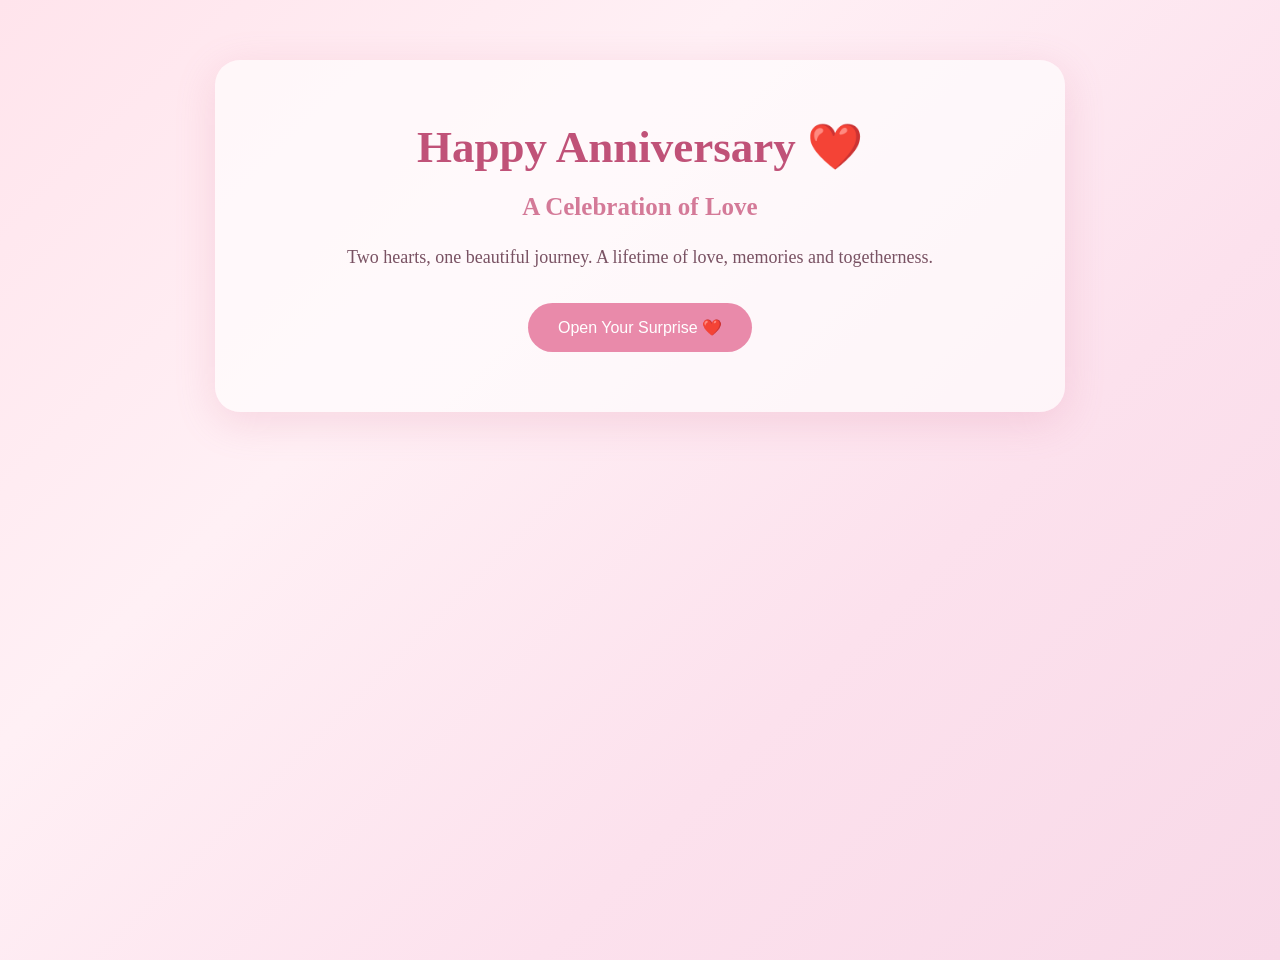
<file: index.html>
<!DOCTYPE html>
<html lang="en">

<head>
    <meta charset="UTF-8">
    <meta name="viewport" content="width=device-width, initial-scale=1.0">

    <title>Our Forever Story ❤️</title>

    <link rel="stylesheet" href="style.css">
</head>

<body>

    <!-- ANNIVERSARY HOME SECTION -->

    <main class="container">

        <h1>Happy Anniversary ❤️</h1>

        <h2>A Celebration of Love</h2>

        <p>
            Two hearts, one beautiful journey.
            A lifetime of love, memories and togetherness.
        </p>

        <button id="surpriseBtn">
            Open Your Surprise ❤️
        </button>

        <!-- LETTER SECTION -->

        <section class="envelope-area" id="envelopeArea">

            <h2>A Little Letter For You 💌</h2>

            <div class="envelope-stage">

                <div class="envelope" id="envelope">

                    <div class="letter">

                        <div class="letter-decoration">♡</div>

                        <h3>To My Two Favourite People,</h3>

                        <p>
                            If I could give you both one thing in this world,
                            it would be the ability to see yourselves through
                            my eyes. Maybe then you would understand how much
                            you mean to me and how lucky I feel to be your child.
                            Your love has been my safest place, your sacrifices
                            have shaped my life, and your happiness will always
                            be one of my biggest wishes.
                        </p>

                        <p>
                            Even though miles separate us right now, please
                            remember that distance can never make me feel
                            any less close to you. I miss the little moments,
                            the conversations, the laughter and simply having
                            you both around. I wish I could be there to celebrate
                            this beautiful day beside you, but until that moment
                            comes, I'm sending all my love across the miles.
                        </p>

                        <p>
                            Thank you for showing me what unconditional love
                            looks like. I hope you continue holding each other's
                            hands, creating memories and choosing each other
                            every single day. No matter how old I grow or how
                            far life takes us, I'll always be your little one.
                            I love you both more than words could ever express.
                        </p>

                        <div class="letter-sign">
                            Forever your child, ♡
                        </div>

                    </div>

                    <div class="envelope-flap"></div>

                    <div class="envelope-front"></div>

                </div>

            </div>

            <p class="envelope-hint" id="envelopeHint">
                Click the envelope to open your letter 💗
            </p>

            <!-- CONTINUE BUTTON -->

            <button id="continueBtn" class="continue-btn">
                 Continue to Our Memories ❤️
            </button>

        </section>

    </main>
<audio id="bgMusic" loop>
    <source src="desifreemusic-gentle-romantic-piano-instrumental-royalty-free-music-397373.mp3" type="audio/mpeg">
</audio>
    <!-- JAVASCRIPT -->

    <script src="script.js"></script>

</body>

</html>
</file>
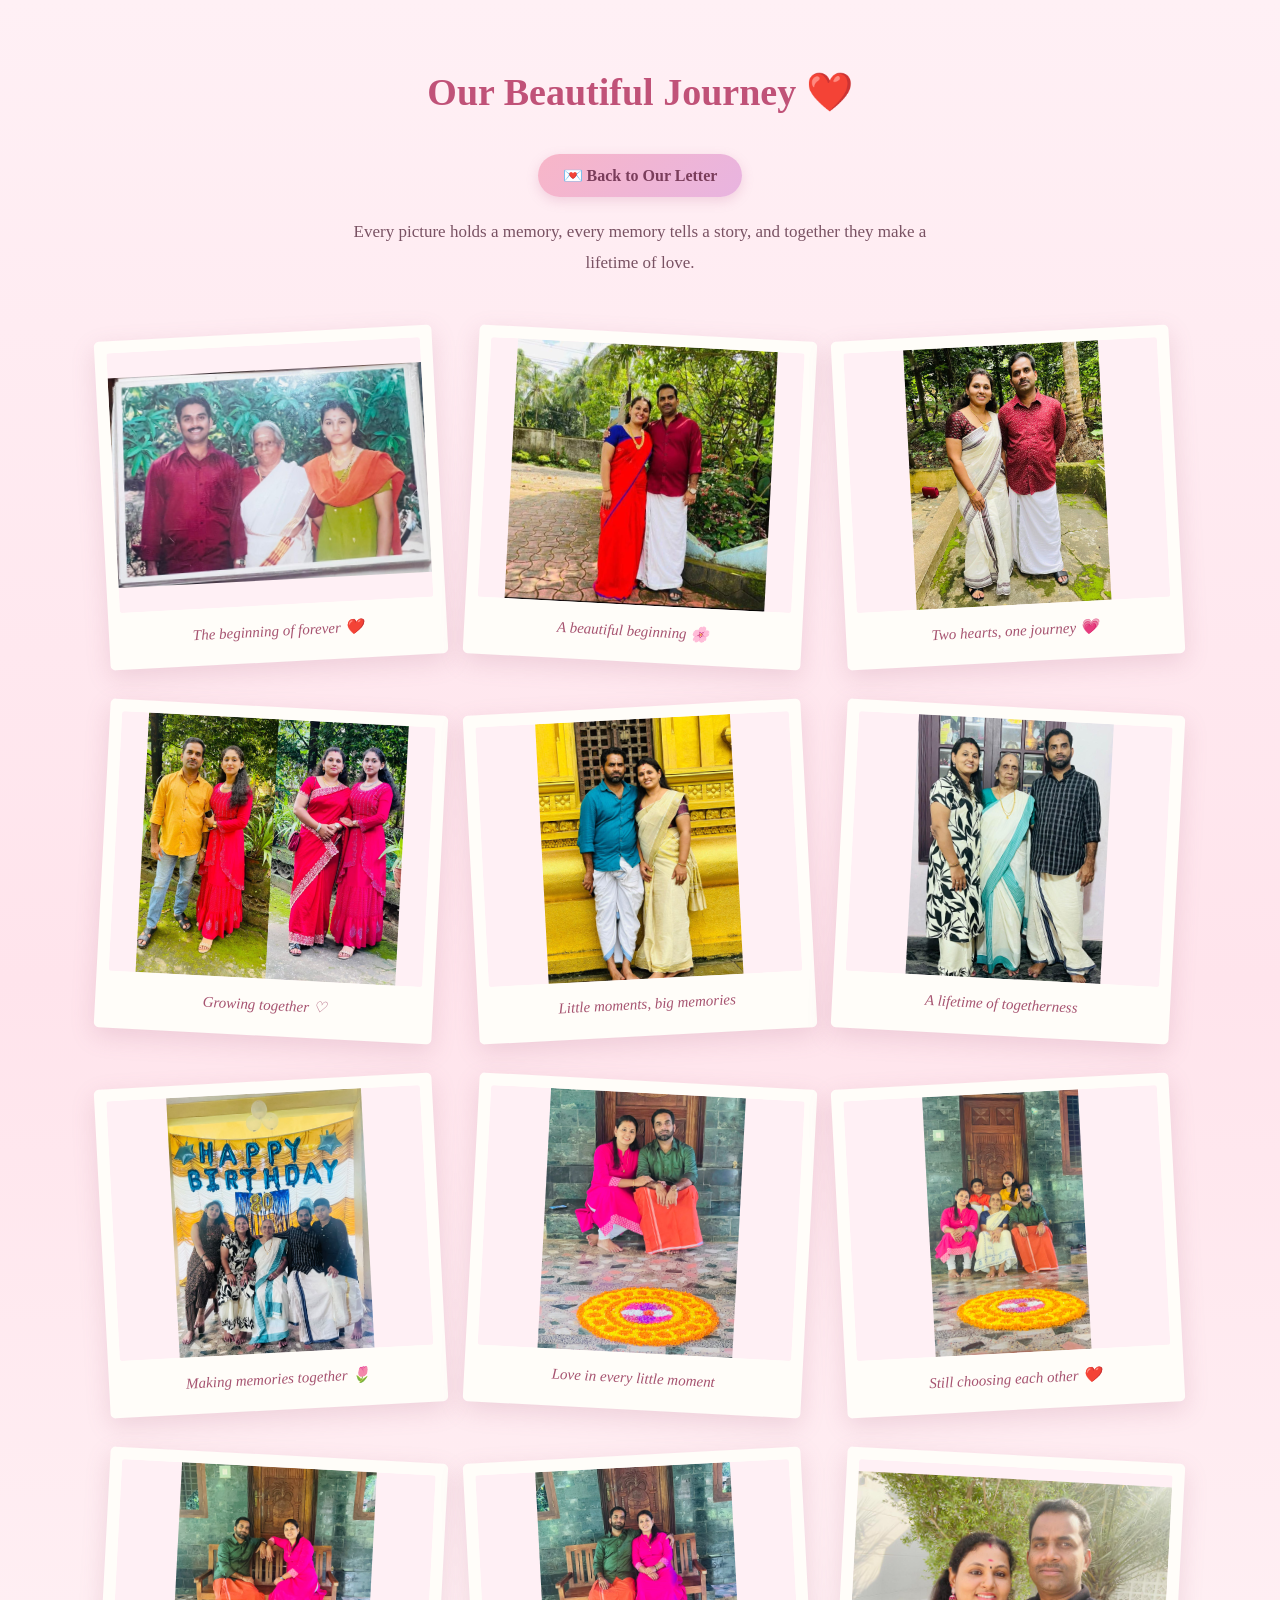
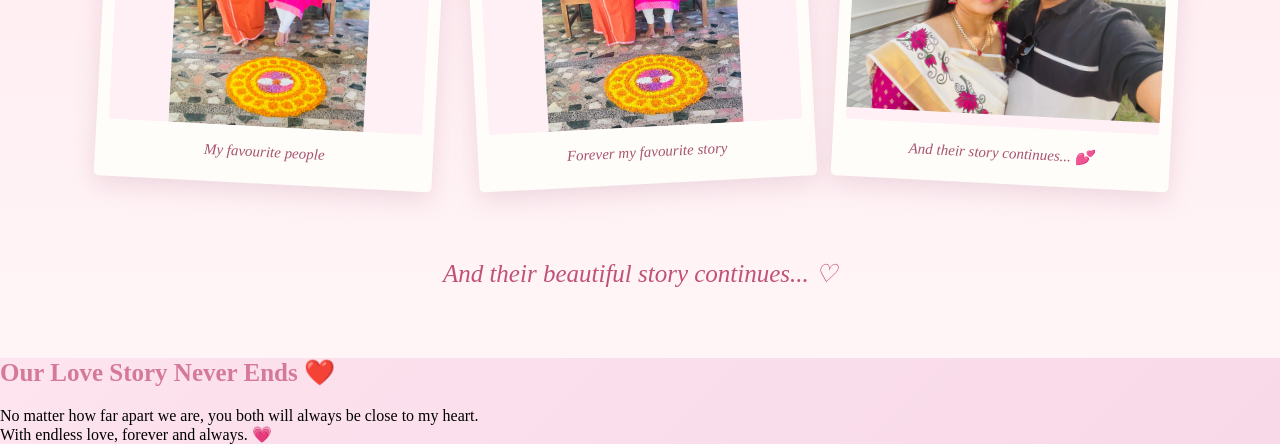
<file: memories.html>
<!DOCTYPE html>
<html lang="en">

<head>
    <meta charset="UTF-8">
    <meta name="viewport" content="width=device-width, initial-scale=1.0">

    <title>Our Beautiful Memories ❤️</title>
    <link rel="stylesheet" href="style.css">
</head>

<body>

    <section class="memories">

        <h2>Our Beautiful Journey ❤️</h2>

        <a href="index.html" class="back-btn">
            💌 Back to Our Letter
        </a>

        <p class="memory-intro">
            Every picture holds a memory,
            every memory tells a story,
            and together they make a lifetime of love.
        </p>

        <!-- BACKUP MUSIC BUTTON -->

        <button id="resumeMusicBtn" hidden>
            Play Our Music ❤️
        </button>

        <!-- PHOTO GALLERY -->

        <div class="photo-gallery">

            <div class="photo-card">
                <img src="images/photo1.jpeg" alt="Memory 1">
                <p>The beginning of forever ❤️</p>
            </div>

            <div class="photo-card">
                <img src="images/photo2.jpeg" alt="Memory 2">
                <p>A beautiful beginning 🌸</p>
            </div>

            <div class="photo-card">
                <img src="images/photo3.jpeg" alt="Memory 3">
                <p>Two hearts, one journey 💗</p>
            </div>

            <div class="photo-card">
                <img src="images/photo4.jpeg" alt="Memory 4">
                <p>Growing together ♡</p>
            </div>

            <div class="photo-card">
                <img src="images/photo5.jpeg" alt="Memory 5">
                <p>Little moments, big memories</p>
            </div>

            <div class="photo-card">
                <img src="images/photo6.jpeg" alt="Memory 6">
                <p>A lifetime of togetherness</p>
            </div>

            <div class="photo-card">
                <img src="images/photo7.jpeg" alt="Memory 7">
                <p>Making memories together 🌷</p>
            </div>

            <div class="photo-card">
                <img src="images/photo8.jpeg" alt="Memory 8">
                <p>Love in every little moment</p>
            </div>

            <div class="photo-card">
                <img src="images/photo9.jpeg" alt="Memory 9">
                <p>Still choosing each other ❤️</p>
            </div>

            <div class="photo-card">
                <img src="images/photo10.jpeg" alt="Memory 10">
                <p>My favourite people</p>
            </div>

            <div class="photo-card">
                <img src="images/photo11.jpeg" alt="Memory 11">
                <p>Forever my favourite story</p>
            </div>

            <div class="photo-card">
                <img src="images/photo12.jpeg" alt="Memory 12">
                <p>And their story continues... 💕</p>
            </div>

        </div>

    </section>


    <!-- FOOTER -->

    <footer class="love-footer">

        <h2>Our Love Story Never Ends ❤️</h2>

        <p>
            No matter how far apart we are,
            you both will always be close to my heart.
        </p>

        <p class="footer-love">
            With endless love, forever and always. 💗
        </p>

    </footer>


    <!-- BACKGROUND MUSIC -->

    <audio id="bgMusic" loop>
        <source src="desifreemusic-gentle-romantic-piano-instrumental-royalty-free-music-397373.mp3"
            type="audio/mpeg">
    </audio>


    <!-- JAVASCRIPT -->

    <script src="script.js"></script>

</body>
</html>
</file>
<file: style.css>
/* ===== BASIC RESET ===== */

* {
    margin: 0;
    padding: 0;
    box-sizing: border-box;
}

html {
    scroll-behavior: smooth;
}

body {
    min-height: 100vh;
    background: linear-gradient(
        135deg,
        #ffe4ec,
        #fff0f5,
        #fce1ed,
        #f8d9e8
    );
    font-family: Georgia, serif;
    overflow-x: hidden;
}

/* ===== MAIN CONTAINER ===== */

.container {
    width: 90%;
    max-width: 850px;
    margin: 60px auto;
    padding: 60px 35px;
    text-align: center;

    background: rgba(255, 255, 255, 0.65);
    border-radius: 25px;

    box-shadow: 0 10px 40px rgba(214, 112, 147, 0.2);

    animation: glow 3s ease-in-out infinite alternate;
}

h1 {
    color: #c05278;
    font-size: 45px;
    margin-bottom: 20px;
}

h2 {
    color: #d47a98;
    font-size: 25px;
    margin-bottom: 20px;
}

.container > p {
    color: #795263;
    font-size: 18px;
    line-height: 1.8;
    margin-bottom: 30px;
}

/* ===== BUTTON ===== */

button {
    padding: 15px 30px;
    background: #e98aaa;
    color: white;
    border: none;
    border-radius: 30px;
    font-size: 16px;
    cursor: pointer;
    transition: 0.3s;
}

button:hover {
    background: #c05278;
    transform: scale(1.05);
    box-shadow: 0 5px 20px rgba(192, 82, 120, 0.3);
}

/* ===== GLOW ANIMATION ===== */

@keyframes glow {
    from {
        box-shadow: 0 10px 30px rgba(214, 112, 147, 0.2);
    }

    to {
        box-shadow: 0 10px 45px rgba(214, 112, 147, 0.4);
    }
}

/* ===== ENVELOPE AREA ===== */

.envelope-area {
    display: none;
    margin-top: 55px;
    padding-top: 20px;
}

.envelope-area h2 {
    font-size: 28px;
    margin-bottom: 25px;
}

/* Dedicated space for the opening animation */

.envelope-stage {
    position: relative;
    height: 560px;
    width: 100%;
}

/* ===== ENVELOPE ===== */

.envelope {
    position: absolute;
    bottom: 35px;
    left: 50%;
    transform: translateX(-50%);

    width: 360px;
    height: 220px;

    background: #e9a5c4;
    border-radius: 3px;

    cursor: pointer;
    perspective: 1000px;
}

/* ===== LETTER ===== */

.letter {
    position: absolute;

    left: 50%;
    bottom: 15px;

    transform: translateX(-50%) translateY(0);

    width: 330px;
    height: 420px;

    padding: 25px 22px;

    background: linear-gradient(
        145deg,
        #fffaf0,
        #fff0f3
    );

    border: 2px solid #e8c6b8;
    border-radius: 5px;

    box-shadow: 0 8px 25px rgba(120, 70, 70, 0.15);

    text-align: center;

    overflow-y: auto;

    opacity: 0;
    visibility: hidden;

    z-index: 2;

    transition:
        transform 0.9s ease,
        opacity 0.7s ease,
        visibility 0.7s;
}

/* Letter opens upwards */

.envelope.open .letter {
    transform: translateX(-50%) translateY(-320px);

    opacity: 1;
    visibility: visible;
}

/* ===== LETTER CONTENT ===== */

.letter-decoration {
    color: #d47a98;
    font-size: 30px;
    margin-bottom: 8px;
}

.letter h3 {
    color: #a65370;
    font-size: 19px;
    margin-bottom: 18px;
}

.letter p {
    color: #70515a;
    font-size: 12px;
    line-height: 1.8;
    text-align: justify;
    margin-bottom: 14px;
}

.letter-sign {
    color: #bd6685;
    font-style: italic;
    font-size: 16px;
    margin-top: 18px;
    padding-bottom: 10px;
}

/* ===== ENVELOPE FLAP ===== */

.envelope-flap {
    position: absolute;
    top: 0;
    left: 0;

    width: 100%;
    height: 100%;

    background: #d982b0;

    clip-path: polygon(
        0 0,
        100% 0,
        50% 58%
    );

    transform-origin: top;
    transition: transform 0.7s ease;

    z-index: 4;
}

/* Flap opens */

.envelope.open .envelope-flap {
    transform: rotateX(180deg);
    z-index: 1;
}

/* ===== ENVELOPE FRONT ===== */

.envelope-front {
    position: absolute;
    inset: 0;

    background: #eab0cd;

    clip-path: polygon(
        0 0,
        50% 55%,
        100% 0,
        100% 100%,
        0 100%
    );

    z-index: 3;

    pointer-events: none;
}

/* ===== ENVELOPE HINT ===== */

.envelope-hint {
    color: #bd6685;
    font-size: 15px;
    font-style: italic;
    margin-top: 0;
    padding-bottom: 20px;
}

/* ===== FLOATING DECORATIONS ===== */

.floating {
    position: fixed;
    bottom: -50px;
    pointer-events: none;
    z-index: 10;

    animation: floatUp linear forwards;
}

@keyframes floatUp {
    0% {
        transform: translateY(0) rotate(0deg);
        opacity: 0;
    }

    20% {
        opacity: 1;
    }

    100% {
        transform: translateY(-110vh) rotate(360deg);
        opacity: 0;
    }
}

/* ===== MEMORY GALLERY ===== */

.memories {
    padding: 80px 8%;
    text-align: center;

    background: linear-gradient(
        180deg,
        #fff0f5,
        #ffe4ec,
        #fff5f7
    );
}

.memories h2 {
    font-size: 38px;
    color: #c05278;
    margin-bottom: 20px;
}

.memory-intro {
    max-width: 600px;
    margin: 0 auto 55px;

    color: #795263;
    font-size: 17px;
    line-height: 1.8;
}

/* ===== PHOTO GRID ===== */

.photo-gallery {
    display: grid;
    grid-template-columns: repeat(3, 1fr);

    gap: 45px 30px;

    max-width: 1100px;
    margin: auto;
}

/* ===== PHOTO CARDS ===== */

.photo-card {
    background: #fffdf9;
    padding: 12px 12px 22px;

    border-radius: 5px;

    box-shadow: 0 8px 25px rgba(160, 90, 120, 0.18);

    transition: all 0.4s ease;

    position: relative;
}

/* Slight rotation */

.photo-card:nth-child(odd) {
    transform: rotate(-3deg);
}

.photo-card:nth-child(even) {
    transform: rotate(3deg);
}

/* Photos */

.photo-card img {
    width: 100%;
    height: 240px;

    object-fit: contain;

    background: #fff0f5;

    border-radius: 3px;
    display: block;
}

/* Captions */

.photo-card p {
    font-style: italic;
    color: #a65370;
    font-size: 15px;
    margin: 17px 5px 0;
}

/* Hover */

.photo-card:hover {
    transform: translateY(-12px) rotate(0deg) scale(1.04);

    box-shadow: 0 15px 35px rgba(192, 82, 120, 0.3);

    z-index: 5;
}

/* Final Message */

.memories::after {
    content: "And their beautiful story continues... ♡";

    display: block;
    margin-top: 75px;

    font-style: italic;
    font-size: 25px;
    color: #c05278;
}

/* ===== TABLET ===== */

@media (max-width: 800px) {

    .photo-gallery {
        grid-template-columns: repeat(2, 1fr);
    }

}

/* ===== MOBILE ===== */

@media (max-width: 500px) {

    .container {
        width: 94%;
        padding: 40px 18px;
        margin: 30px auto;
    }

    h1 {
        font-size: 32px;
    }

    .container > p {
        font-size: 15px;
    }

    .envelope-stage {
        height: 550px;
    }

    .envelope {
        width: 300px;
        height: 190px;
    }

    .letter {
        width: 280px;
        height: 410px;
        padding: 22px 18px;
    }

    .envelope.open .letter {
        transform: translateX(-50%) translateY(-320px);
    }

    .photo-gallery {
        grid-template-columns: 1fr;
        gap: 35px;
    }

    .memories h2 {
        font-size: 28px;
    }

    .photo-card img {
        height: 260px;
    }

}
/* Continue button */

.continue-btn {
    display: none;
    margin: 20px auto;
    padding: 13px 25px;
    background: #d47a98;
    color: white;
    border: none;
    border-radius: 30px;
    cursor: pointer;
    font-family: Georgia, serif;
}

.continue-btn:hover {
    background: #c05278;
}

/* Memories page */

.memories {
    display: block;
    width: 100%;
    min-height: 100vh;
    padding: 70px 8%;
    text-align: center;
}

.photo-card img {
    width: 100%;
    height: 260px;
    object-fit: contain;
    background: #fff0f5;
}
.back-btn {
    display: inline-block;
    margin: 20px auto;
    padding: 12px 25px;
    background: linear-gradient(135deg, #f8b6c8, #e8b4e0);
    color: #7a3d5b;
    text-decoration: none;
    border-radius: 30px;
    font-size: 16px;
    font-weight: bold;
    box-shadow: 0 4px 12px rgba(200, 120, 160, 0.25);
    transition: transform 0.3s ease, box-shadow 0.3s ease;
}

.back-btn:hover {
    transform: translateY(-3px);
    box-shadow: 0 7px 16px rgba(200, 120, 160, 0.35);
}
</file>
